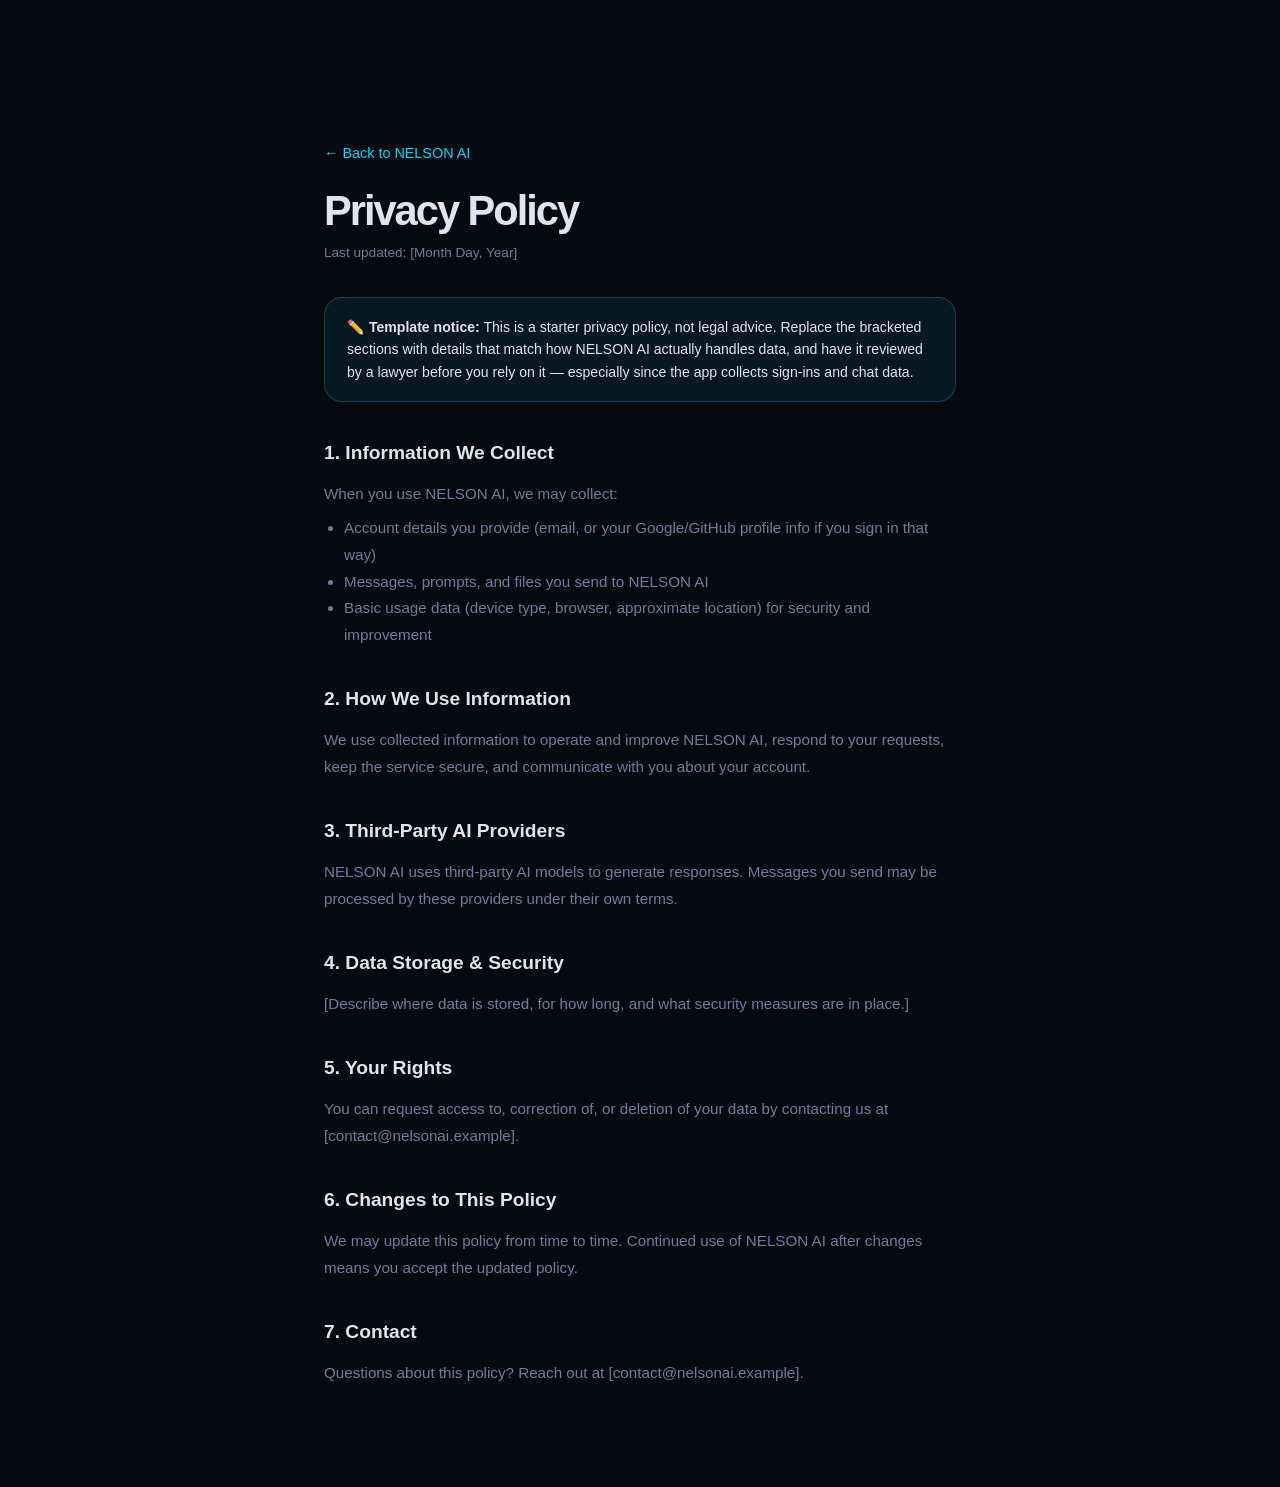
<file: privacy.html>
<!DOCTYPE html>
<html lang="en">
<head>
<meta charset="UTF-8" />
<meta name="viewport" content="width=device-width, initial-scale=1.0" />
<title>Privacy Policy — NELSON AI</title>
<link rel="stylesheet" href="style.css" />
<style>
  .legal-wrap { max-width: 760px; margin: 0 auto; padding: 140px 5% 100px; }
  .legal-wrap h1 { font-size: clamp(1.8rem, 4vw, 2.6rem); margin-bottom: 8px; }
  .legal-wrap .updated { color: var(--muted); font-size: .85rem; margin-bottom: 32px; }
  .legal-wrap h2 { font-size: 1.2rem; margin: 36px 0 12px; }
  .legal-wrap p, .legal-wrap li { color: var(--muted); line-height: 1.75; font-size: .95rem; }
  .legal-wrap ul { padding-left: 20px; margin: 8px 0; }
  .legal-notice {
    background: rgba(0,212,255,.08); border: 1px solid rgba(0,212,255,.25);
    border-radius: var(--radius); padding: 18px 22px; margin-bottom: 32px;
    font-size: .88rem; color: var(--text);
  }
  .back-link { display: inline-block; margin-bottom: 24px; color: var(--cyan); font-size: .9rem; }
</style>
</head>
<body>
<div class="legal-wrap">
  <a href="index.html" class="back-link">← Back to NELSON AI</a>
  <h1>Privacy Policy</h1>
  <p class="updated"><!-- ✏️ EDIT: set your real date --> Last updated: [Month Day, Year]</p>

  <div class="legal-notice">
    <strong>✏️ Template notice:</strong> This is a starter privacy policy, not legal advice. Replace the
    bracketed sections with details that match how NELSON AI actually handles data, and have it reviewed
    by a lawyer before you rely on it — especially since the app collects sign-ins and chat data.
  </div>

  <h2>1. Information We Collect</h2>
  <p>When you use NELSON AI, we may collect:</p>
  <ul>
    <li>Account details you provide (email, or your Google/GitHub profile info if you sign in that way)</li>
    <li>Messages, prompts, and files you send to NELSON AI</li>
    <li>Basic usage data (device type, browser, approximate location) for security and improvement</li>
  </ul>

  <h2>2. How We Use Information</h2>
  <p>We use collected information to operate and improve NELSON AI, respond to your requests, keep the
  service secure, and communicate with you about your account. <!-- ✏️ EDIT: add/remove as needed --></p>

  <h2>3. Third-Party AI Providers</h2>
  <p>NELSON AI uses third-party AI models to generate responses. Messages you send may be processed by
  these providers under their own terms. <!-- ✏️ EDIT: name the providers you actually use and link their policies --></p>

  <h2>4. Data Storage & Security</h2>
  <p>[Describe where data is stored, for how long, and what security measures are in place.]</p>

  <h2>5. Your Rights</h2>
  <p>You can request access to, correction of, or deletion of your data by contacting us at
  <!-- ✏️ EDIT: add a real contact email --> [contact@nelsonai.example].</p>

  <h2>6. Changes to This Policy</h2>
  <p>We may update this policy from time to time. Continued use of NELSON AI after changes means you
  accept the updated policy.</p>

  <h2>7. Contact</h2>
  <p>Questions about this policy? Reach out at <!-- ✏️ EDIT --> [contact@nelsonai.example].</p>
</div>
</body>
</html>
</file>
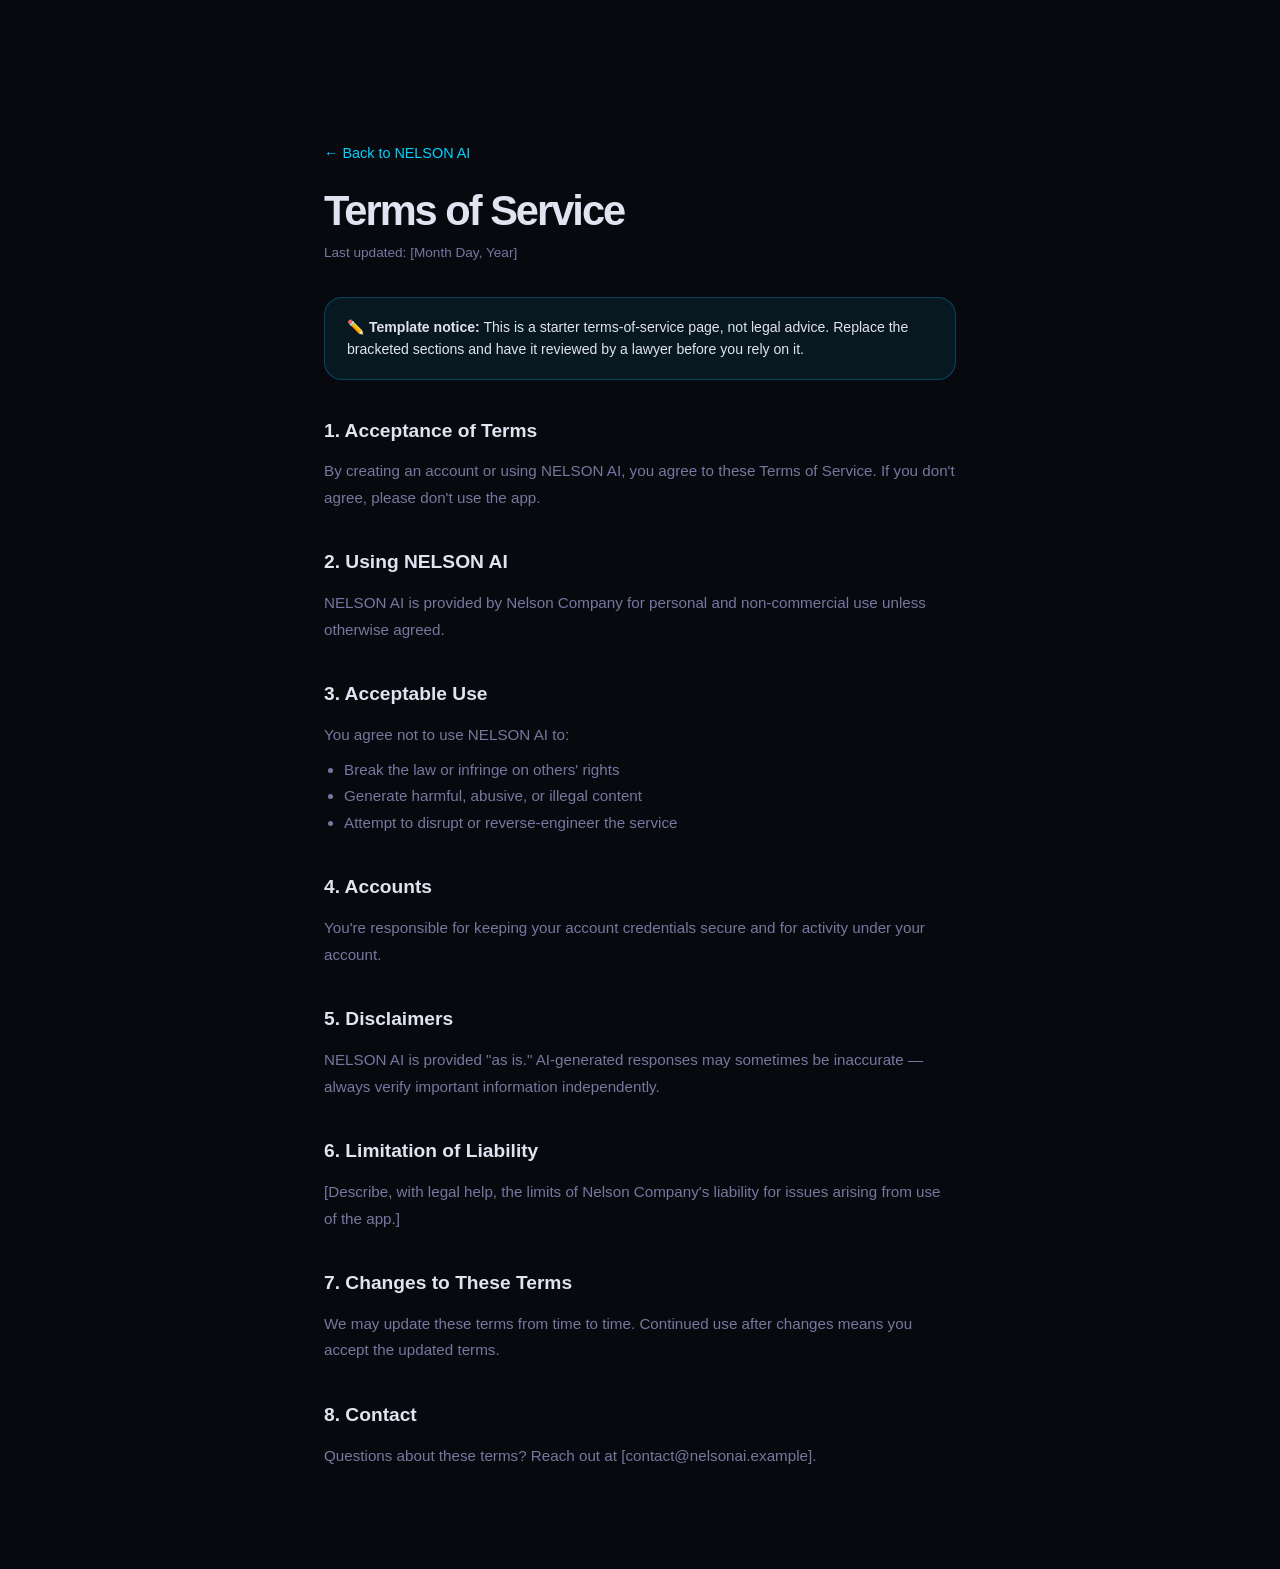
<file: terms.html>
<!DOCTYPE html>
<html lang="en">
<head>
<meta charset="UTF-8" />
<meta name="viewport" content="width=device-width, initial-scale=1.0" />
<title>Terms of Service — NELSON AI</title>
<link rel="stylesheet" href="style.css" />
<style>
  .legal-wrap { max-width: 760px; margin: 0 auto; padding: 140px 5% 100px; }
  .legal-wrap h1 { font-size: clamp(1.8rem, 4vw, 2.6rem); margin-bottom: 8px; }
  .legal-wrap .updated { color: var(--muted); font-size: .85rem; margin-bottom: 32px; }
  .legal-wrap h2 { font-size: 1.2rem; margin: 36px 0 12px; }
  .legal-wrap p, .legal-wrap li { color: var(--muted); line-height: 1.75; font-size: .95rem; }
  .legal-wrap ul { padding-left: 20px; margin: 8px 0; }
  .legal-notice {
    background: rgba(0,212,255,.08); border: 1px solid rgba(0,212,255,.25);
    border-radius: var(--radius); padding: 18px 22px; margin-bottom: 32px;
    font-size: .88rem; color: var(--text);
  }
  .back-link { display: inline-block; margin-bottom: 24px; color: var(--cyan); font-size: .9rem; }
</style>
</head>
<body>
<div class="legal-wrap">
  <a href="index.html" class="back-link">← Back to NELSON AI</a>
  <h1>Terms of Service</h1>
  <p class="updated"><!-- ✏️ EDIT: set your real date --> Last updated: [Month Day, Year]</p>

  <div class="legal-notice">
    <strong>✏️ Template notice:</strong> This is a starter terms-of-service page, not legal advice. Replace
    the bracketed sections and have it reviewed by a lawyer before you rely on it.
  </div>

  <h2>1. Acceptance of Terms</h2>
  <p>By creating an account or using NELSON AI, you agree to these Terms of Service. If you don't agree,
  please don't use the app.</p>

  <h2>2. Using NELSON AI</h2>
  <p>NELSON AI is provided by Nelson Company for personal and non-commercial use unless otherwise agreed.
  <!-- ✏️ EDIT: adjust to your actual license/use terms --></p>

  <h2>3. Acceptable Use</h2>
  <p>You agree not to use NELSON AI to:</p>
  <ul>
    <li>Break the law or infringe on others' rights</li>
    <li>Generate harmful, abusive, or illegal content</li>
    <li>Attempt to disrupt or reverse-engineer the service</li>
  </ul>

  <h2>4. Accounts</h2>
  <p>You're responsible for keeping your account credentials secure and for activity under your account.</p>

  <h2>5. Disclaimers</h2>
  <p>NELSON AI is provided "as is." AI-generated responses may sometimes be inaccurate — always verify
  important information independently. <!-- ✏️ EDIT: expand as needed --></p>

  <h2>6. Limitation of Liability</h2>
  <p>[Describe, with legal help, the limits of Nelson Company's liability for issues arising from use of the app.]</p>

  <h2>7. Changes to These Terms</h2>
  <p>We may update these terms from time to time. Continued use after changes means you accept the
  updated terms.</p>

  <h2>8. Contact</h2>
  <p>Questions about these terms? Reach out at <!-- ✏️ EDIT --> [contact@nelsonai.example].</p>
</div>
</body>
</html>
</file>
<file: style.css>
/* ═══════════════════════════════════════════════════
   NELSON AI LANDING PAGE — style.css
   ✏️ Edit colours at the top (:root) to restyle quickly
═══════════════════════════════════════════════════ */

*,*::before,*::after{box-sizing:border-box;margin:0;padding:0}

:root{
  /* Brand colours — edit freely */
  --bg:        #08080f;
  --bg2:       #0d0d1a;
  --bg3:       #111122;
  --card:      rgba(255,255,255,0.035);
  --border:    rgba(255,255,255,0.08);
  --text:      #e2e2f0;
  --muted:     #7777a0;
  --cyan:      #00d4ff;
  --purple:    #a855f7;
  --pink:      #ec4899;
  --green:     #4ade80;
  --gold:      #f59e0b;
  --grad:      linear-gradient(135deg, #00d4ff, #a855f7);
  --grad-btn:  linear-gradient(135deg, #00bfdf, #9333ea);
  --radius:    18px;
  --shadow:    0 20px 60px rgba(0,0,0,.5);
}

html { scroll-behavior: smooth; font-size: 16px; }

body {
  font-family: 'Inter', -apple-system, BlinkMacSystemFont, sans-serif;
  background: var(--bg);
  color: var(--text);
  overflow-x: hidden;
  line-height: 1.6;
}

img { max-width: 100%; display: block; }
a  { text-decoration: none; color: inherit; }

/* ─── BUTTONS ─── */
.btn-primary {
  display: inline-block;
  background: var(--grad-btn);
  color: #fff;
  font-weight: 700;
  border-radius: 50px;
  border: none;
  cursor: pointer;
  transition: opacity .2s, transform .2s, box-shadow .2s;
  box-shadow: 0 0 24px rgba(0,212,255,.3), 0 6px 24px rgba(0,0,0,.4);
  white-space: nowrap;
  padding: 12px 28px;
  font-size: .95rem;
}
.btn-primary:hover {
  opacity: .88;
  transform: translateY(-2px);
  box-shadow: 0 0 36px rgba(0,212,255,.45), 0 10px 32px rgba(0,0,0,.5);
}
.btn-ghost {
  display: inline-block;
  background: transparent;
  color: var(--text);
  font-weight: 600;
  border-radius: 50px;
  border: 1px solid var(--border);
  cursor: pointer;
  padding: 12px 28px;
  font-size: .95rem;
  transition: border-color .2s, background .2s, transform .2s;
  backdrop-filter: blur(8px);
}
.btn-ghost:hover {
  border-color: rgba(0,212,255,.4);
  background: rgba(0,212,255,.06);
  transform: translateY(-2px);
}
.btn-lg  { padding: 15px 38px; font-size: 1.05rem; }
.btn-xl  { padding: 18px 52px; font-size: 1.15rem; }

/* ─── NAVBAR ─── */
nav {
  position: fixed; top: 0; left: 0; right: 0; z-index: 200;
  display: flex; align-items: center; justify-content: space-between;
  padding: 0 5%; height: 68px;
  background: rgba(8,8,15,.85);
  backdrop-filter: blur(20px);
  border-bottom: 1px solid var(--border);
  transition: background .3s;
}
nav.scrolled { background: rgba(8,8,15,.97); }

.nav-logo {
  display: flex; align-items: center; gap: 10px;
  font-weight: 800; font-size: 1.05rem;
}
.n-icon {
  width: 36px; height: 36px; border-radius: 9px;
  background: var(--grad);
  display: flex; align-items: center; justify-content: center;
  font-weight: 900; font-size: 1.05rem; color: #fff;
  box-shadow: 0 0 18px rgba(0,212,255,.35);
  flex-shrink: 0;
}
.nav-links {
  display: flex; gap: 30px;
  font-size: .9rem; color: var(--muted);
}
.nav-links a { transition: color .2s; }
.nav-links a:hover { color: var(--text); }
.nav-cta { font-size: .87rem !important; padding: 10px 22px !important; }

.hamburger {
  display: none;
  background: none; border: 1px solid var(--border);
  color: var(--text); font-size: 1.2rem;
  width: 38px; height: 38px; border-radius: 8px; cursor: pointer;
  align-items: center; justify-content: center;
}

.mobile-menu {
  display: none; flex-direction: column; gap: 8px;
  position: fixed; top: 68px; left: 0; right: 0; z-index: 199;
  background: rgba(8,8,15,.98);
  padding: 20px 5% 28px;
  border-bottom: 1px solid var(--border);
}
.mobile-menu a {
  padding: 12px 16px; border-radius: 10px;
  font-size: 1rem; color: var(--muted);
  transition: background .2s, color .2s;
}
.mobile-menu a:hover { background: var(--card); color: var(--text); }
.mobile-menu.open { display: flex; }

/* ─── HERO ─── */
.hero {
  min-height: 100vh;
  display: flex; align-items: center;
  padding: 110px 5% 80px;
  position: relative; overflow: hidden;
}
.hero-glow {
  position: absolute; border-radius: 50%;
  pointer-events: none; filter: blur(120px);
}
.hero-glow-tl {
  width: 600px; height: 600px;
  background: rgba(0,212,255,.07);
  top: -200px; left: -200px;
}
.hero-glow-br {
  width: 600px; height: 600px;
  background: rgba(168,85,247,.08);
  bottom: -200px; right: -150px;
}

.hero-inner {
  max-width: 1200px; margin: 0 auto; width: 100%;
  display: grid; grid-template-columns: 1fr 1fr;
  gap: 60px; align-items: center;
}

.hero-badge {
  display: inline-flex; align-items: center; gap: 8px;
  background: rgba(0,212,255,.1);
  border: 1px solid rgba(0,212,255,.25);
  padding: 6px 16px; border-radius: 20px;
  font-size: .78rem; font-weight: 600;
  color: var(--cyan); letter-spacing: .5px;
  margin-bottom: 24px;
}
.pulse-dot {
  width: 7px; height: 7px; border-radius: 50%;
  background: var(--cyan);
  animation: pulse 2s infinite;
}
@keyframes pulse {
  0%,100% { opacity:1; box-shadow:0 0 0 0 rgba(0,212,255,.5); }
  50%      { opacity:.8; box-shadow:0 0 0 6px rgba(0,212,255,0); }
}

h1 {
  font-size: clamp(2.6rem, 5.5vw, 4.8rem);
  font-weight: 900; line-height: 1.05;
  letter-spacing: -2px; margin-bottom: 22px;
}
.grad-text {
  background: var(--grad);
  -webkit-background-clip: text;
  -webkit-text-fill-color: transparent;
  background-clip: text;
}

.hero-sub {
  font-size: clamp(.95rem, 2vw, 1.15rem);
  color: var(--muted); line-height: 1.75; margin-bottom: 36px;
}
.hero-btns { display: flex; gap: 14px; flex-wrap: wrap; margin-bottom: 28px; }
.hero-trust {
  display: flex; gap: 20px; flex-wrap: wrap;
  font-size: .82rem; color: var(--muted);
}
.hero-trust span::before { content: ''; }

/* Hero visual */
.hero-visual { position: relative; }
.hero-img-wrap {
  border-radius: 20px; overflow: hidden;
  border: 1px solid var(--border);
  box-shadow: 0 30px 80px rgba(0,0,0,.55), 0 0 0 1px rgba(0,212,255,.07);
  background: var(--bg2);
  min-height: 380px; display: flex; align-items: center;
}
.hero-img { width: 100%; height: auto; display: block; }
.hero-placeholder { min-height: 380px; }

/* ─── IMAGE PLACEHOLDERS ─── */
.img-placeholder {
  width: 100%; min-height: 220px;
  display: flex; align-items: center; justify-content: center;
  background: repeating-linear-gradient(
    45deg, rgba(255,255,255,.02), rgba(255,255,255,.02) 10px,
    transparent 10px, transparent 20px
  );
  border: 2px dashed rgba(0,212,255,.2);
  border-radius: var(--radius);
}
.placeholder-inner {
  text-align: center; padding: 24px;
}
.placeholder-icon { font-size: 2.5rem; margin-bottom: 10px; }
.placeholder-inner p { font-size: .9rem; font-weight: 600; color: var(--cyan); margin-bottom: 4px; }
.placeholder-inner span { font-size: .78rem; color: var(--muted); }

/* ─── STRIP ─── */
.strip {
  display: flex; justify-content: center;
  gap: 28px; flex-wrap: wrap; padding: 28px 5%;
  border-top: 1px solid var(--border);
  border-bottom: 1px solid var(--border);
  background: rgba(255,255,255,.015);
}
.strip-item {
  display: flex; align-items: center; gap: 8px;
  font-size: .87rem; color: var(--muted); font-weight: 500;
}
.strip-dot { width: 8px; height: 8px; border-radius: 50%; flex-shrink: 0; }

/* ─── SECTIONS ─── */
.section { padding: 100px 5%; }
.section-dark { background: var(--bg2); }
.container { max-width: 1160px; margin: 0 auto; }
.text-center { text-align: center; }

.section-head { margin-bottom: 60px; }
.section-tag {
  display: inline-block; font-size: .75rem; font-weight: 700;
  letter-spacing: 2px; text-transform: uppercase;
  color: var(--cyan); margin-bottom: 14px;
}
.section-title {
  font-size: clamp(1.8rem, 4vw, 3rem);
  font-weight: 800; letter-spacing: -1px; margin-bottom: 16px;
  line-height: 1.15;
}
.section-sub {
  font-size: 1rem; color: var(--muted);
  line-height: 1.75; max-width: 560px; margin: 0 auto;
}

/* ─── FEATURES GRID ─── */
.features-grid {
  display: grid;
  grid-template-columns: repeat(auto-fit, minmax(280px, 1fr));
  gap: 20px;
}
.feat-card {
  background: var(--card);
  border: 1px solid var(--border);
  border-radius: var(--radius);
  padding: 32px;
  transition: border-color .3s, transform .3s, box-shadow .3s;
  position: relative; overflow: hidden;
}
.feat-card:hover {
  border-color: rgba(0,212,255,.25);
  transform: translateY(-6px);
  box-shadow: var(--shadow);
}
.feat-icon {
  width: 54px; height: 54px; border-radius: 14px;
  display: flex; align-items: center; justify-content: center;
  font-size: 1.6rem; margin-bottom: 20px;
}
.feat-card h3 { font-size: 1.05rem; font-weight: 700; margin-bottom: 10px; }
.feat-card p  { font-size: .88rem; color: var(--muted); line-height: 1.65; }

/* ─── GALLERY ─── */
.gallery-grid {
  display: grid;
  grid-template-columns: repeat(3, 1fr);
  grid-auto-rows: 240px;
  gap: 16px;
}
.gallery-item {
  position: relative; overflow: hidden; border-radius: 14px;
  border: 1px solid var(--border);
  background: var(--bg3);
  cursor: pointer;
  transition: transform .3s, box-shadow .3s;
}
.gallery-item:hover { transform: scale(1.02); box-shadow: var(--shadow); }
.gallery-item img {
  width: 100%; height: 100%; object-fit: cover;
  transition: transform .4s;
}
.gallery-item:hover img { transform: scale(1.06); }
.gallery-large { grid-column: span 2; }

.gallery-overlay {
  position: absolute; bottom: 0; left: 0; right: 0;
  padding: 20px 16px 14px;
  background: linear-gradient(transparent, rgba(0,0,0,.75));
  font-size: .85rem; font-weight: 600; color: #fff;
  opacity: 0; transition: opacity .3s;
}
.gallery-item:hover .gallery-overlay { opacity: 1; }

.gallery-item .img-placeholder {
  position: absolute; inset: 0;
  border-radius: 14px; border: none;
  background: repeating-linear-gradient(
    45deg, rgba(255,255,255,.02), rgba(255,255,255,.02) 10px,
    transparent 10px, transparent 20px
  );
  border: 2px dashed rgba(0,212,255,.15);
}

/* ─── VIDEOS ─── */
.videos-grid {
  display: grid;
  grid-template-columns: repeat(auto-fit, minmax(320px, 1fr));
  gap: 24px;
}
.video-card {
  background: var(--bg2);
  border: 1px solid var(--border);
  border-radius: var(--radius);
  overflow: hidden;
  transition: transform .3s, box-shadow .3s;
}
.video-card:hover { transform: translateY(-4px); box-shadow: var(--shadow); }

.video-wrap {
  position: relative;
  background: var(--bg3);
  aspect-ratio: 16/9;
  overflow: hidden;
}
.video-wrap video {
  width: 100%; height: 100%; object-fit: cover; display: block;
}

/* Placeholder shown when video file not added yet */
.video-placeholder {
  position: absolute; inset: 0;
  display: flex; flex-direction: column;
  align-items: center; justify-content: center; gap: 8px;
  background: repeating-linear-gradient(
    45deg, rgba(255,255,255,.02), rgba(255,255,255,.02) 10px,
    transparent 10px, transparent 20px
  );
  border: 2px dashed rgba(168,85,247,.2);
  text-align: center; padding: 20px;
  pointer-events: none;
}
.video-placeholder .play-icon {
  width: 52px; height: 52px; border-radius: 50%;
  background: rgba(168,85,247,.2);
  border: 2px solid rgba(168,85,247,.3);
  display: flex; align-items: center; justify-content: center;
  font-size: 1.2rem; color: var(--purple);
  margin-bottom: 8px;
}
.video-placeholder p  { font-size: .82rem; color: var(--purple); font-weight: 600; }
.video-placeholder span{ font-size: .75rem; color: var(--muted); }

/* Hide placeholder once video src loads */
.video-wrap video:not([src=""]) + .video-placeholder,
.video-wrap video source + .video-placeholder { display: none; }

.video-info { padding: 20px; }
.video-info h3 { font-size: 1rem; font-weight: 700; margin-bottom: 6px; }
.video-info p  { font-size: .86rem; color: var(--muted); line-height: 1.6; }

/* ─── SONGS ─── */
.songs-grid {
  display: grid;
  grid-template-columns: repeat(auto-fit, minmax(280px, 1fr));
  gap: 24px;
}
.song-card {
  background: var(--bg3);
  border: 1px solid var(--border);
  border-radius: var(--radius);
  overflow: hidden;
  display: flex; flex-direction: column;
  transition: transform .3s, box-shadow .3s;
}
.song-card:hover { transform: translateY(-4px); box-shadow: var(--shadow); }

.song-art {
  position: relative; width: 100%; aspect-ratio: 1/1;
  background: var(--bg2); overflow: hidden;
}
.song-art img { width: 100%; height: 100%; object-fit: cover; }
.song-placeholder {
  position: absolute; inset: 0; border-radius: 0;
  min-height: unset;
}
.song-placeholder .placeholder-icon { font-size: 2rem; margin-bottom: 6px; }
.song-placeholder .placeholder-inner span { font-size: .78rem; }

.song-info { padding: 20px; display: flex; flex-direction: column; gap: 6px; }
.song-info h3 { font-size: 1rem; font-weight: 700; }
.song-info p  { font-size: .86rem; color: var(--muted); line-height: 1.6; margin-bottom: 6px; }

.song-player { position: relative; }
.song-player audio { width: 100%; height: 40px; }
/* Shown until script.js confirms the mp3 file actually loads */
.audio-placeholder {
  margin-top: 8px; font-size: .76rem; color: var(--muted);
  border: 1px dashed rgba(0,212,255,.25); border-radius: 8px;
  padding: 6px 10px; text-align: center;
}
.audio-placeholder.hidden { display: none; }

/* ─── FAQ ─── */
.faq-list {
  max-width: 720px; margin: 0 auto;
  display: flex; flex-direction: column; gap: 12px;
}
.faq-item {
  background: var(--card);
  border: 1px solid var(--border);
  border-radius: var(--radius);
  padding: 4px 24px;
}
.faq-item summary {
  cursor: pointer; list-style: none;
  font-weight: 700; font-size: .98rem;
  padding: 18px 0;
  display: flex; align-items: center; justify-content: space-between;
}
.faq-item summary::-webkit-details-marker { display: none; }
.faq-item summary::after {
  content: '+'; font-size: 1.3rem; color: var(--cyan);
  margin-left: 16px; flex-shrink: 0; transition: transform .2s;
}
.faq-item[open] summary::after { transform: rotate(45deg); }
.faq-item p {
  font-size: .9rem; color: var(--muted); line-height: 1.7;
  padding-bottom: 20px;
}

/* ─── STEPS ─── */
.steps-row {
  display: flex; align-items: flex-start;
  gap: 16px; flex-wrap: wrap; max-width: 900px; margin: 0 auto;
}
.step-card {
  flex: 1; min-width: 200px;
  background: var(--card);
  border: 1px solid var(--border);
  border-radius: var(--radius);
  padding: 32px 24px; text-align: center;
  transition: transform .3s;
}
.step-card:hover { transform: translateY(-4px); }
.step-num {
  width: 42px; height: 42px; border-radius: 50%;
  background: var(--grad); color: #fff;
  font-weight: 800; font-size: 1.1rem;
  display: flex; align-items: center; justify-content: center;
  margin: 0 auto 14px;
  box-shadow: 0 0 18px rgba(0,212,255,.35);
}
.step-icon { font-size: 2rem; margin-bottom: 14px; }
.step-card h3 { font-size: 1rem; font-weight: 700; margin-bottom: 8px; }
.step-card p  { font-size: .87rem; color: var(--muted); line-height: 1.6; }
.step-arrow {
  display: flex; align-items: center; padding-top: 60px;
  font-size: 1.6rem; color: var(--border); flex-shrink: 0;
}

/* ─── CTA SECTION ─── */
.cta-section {
  position: relative; overflow: hidden;
  background: radial-gradient(ellipse 70% 60% at 50% 50%, rgba(0,212,255,.07), transparent),
              radial-gradient(ellipse 50% 40% at 80% 20%,  rgba(168,85,247,.06), transparent);
}
.cta-glow {
  position: absolute; inset: 0;
  background: radial-gradient(ellipse 80% 70% at 50% 50%, rgba(0,212,255,.04), transparent);
  pointer-events: none;
}
.cta-note {
  margin-top: 18px; font-size: .8rem; color: var(--muted);
}

/* ─── FOOTER ─── */
footer {
  border-top: 1px solid var(--border);
  background: rgba(0,0,0,.25);
}
.footer-inner {
  max-width: 1160px; margin: 0 auto;
  display: flex; justify-content: space-between;
  gap: 40px; padding: 60px 5% 40px;
  flex-wrap: wrap;
}
.footer-brand { max-width: 300px; }
.footer-logo {
  display: flex; align-items: center; gap: 10px;
  font-size: 1rem; margin-bottom: 14px;
}
.footer-brand p { font-size: .87rem; color: var(--muted); line-height: 1.6; }
.footer-credit { font-size: .8rem !important; color: var(--muted); opacity: .75; margin-top: 4px; }

.footer-links { display: flex; gap: 48px; }
.footer-col { display: flex; flex-direction: column; gap: 10px; }
.footer-col h4 {
  font-size: .78rem; font-weight: 700; text-transform: uppercase;
  letter-spacing: 1px; color: var(--muted); margin-bottom: 4px;
}
.footer-col a { font-size: .87rem; color: var(--muted); transition: color .2s; }
.footer-col a:hover { color: var(--text); }

.footer-bottom {
  border-top: 1px solid var(--border);
  padding: 20px 5%; text-align: center;
  font-size: .8rem; color: var(--muted);
}

/* ─── SCROLL REVEAL ─── */
.reveal {
  opacity: 0; transform: translateY(28px);
  transition: opacity .65s ease, transform .65s ease;
}
.reveal.visible { opacity: 1; transform: translateY(0); }

/* ─── RESPONSIVE ─── */
@media (max-width: 960px) {
  .hero-inner { grid-template-columns: 1fr; text-align: center; }
  .hero-btns, .hero-trust { justify-content: center; }
  .hero-visual { max-width: 560px; margin: 0 auto; }
  .gallery-grid { grid-template-columns: repeat(2, 1fr); }
  .gallery-large { grid-column: span 1; }
}
@media (max-width: 768px) {
  .nav-links { display: none; }
  .hamburger { display: flex; }
  h1 { letter-spacing: -1px; }
  .step-arrow { display: none; }
  .footer-links { gap: 32px; }
}
@media (max-width: 560px) {
  .section { padding: 70px 5%; }
  .gallery-grid { grid-template-columns: 1fr; }
  .gallery-item { grid-column: span 1 !important; }
  .videos-grid { grid-template-columns: 1fr; }
  .footer-inner { flex-direction: column; }
  .steps-row { flex-direction: column; }
}
</file>
